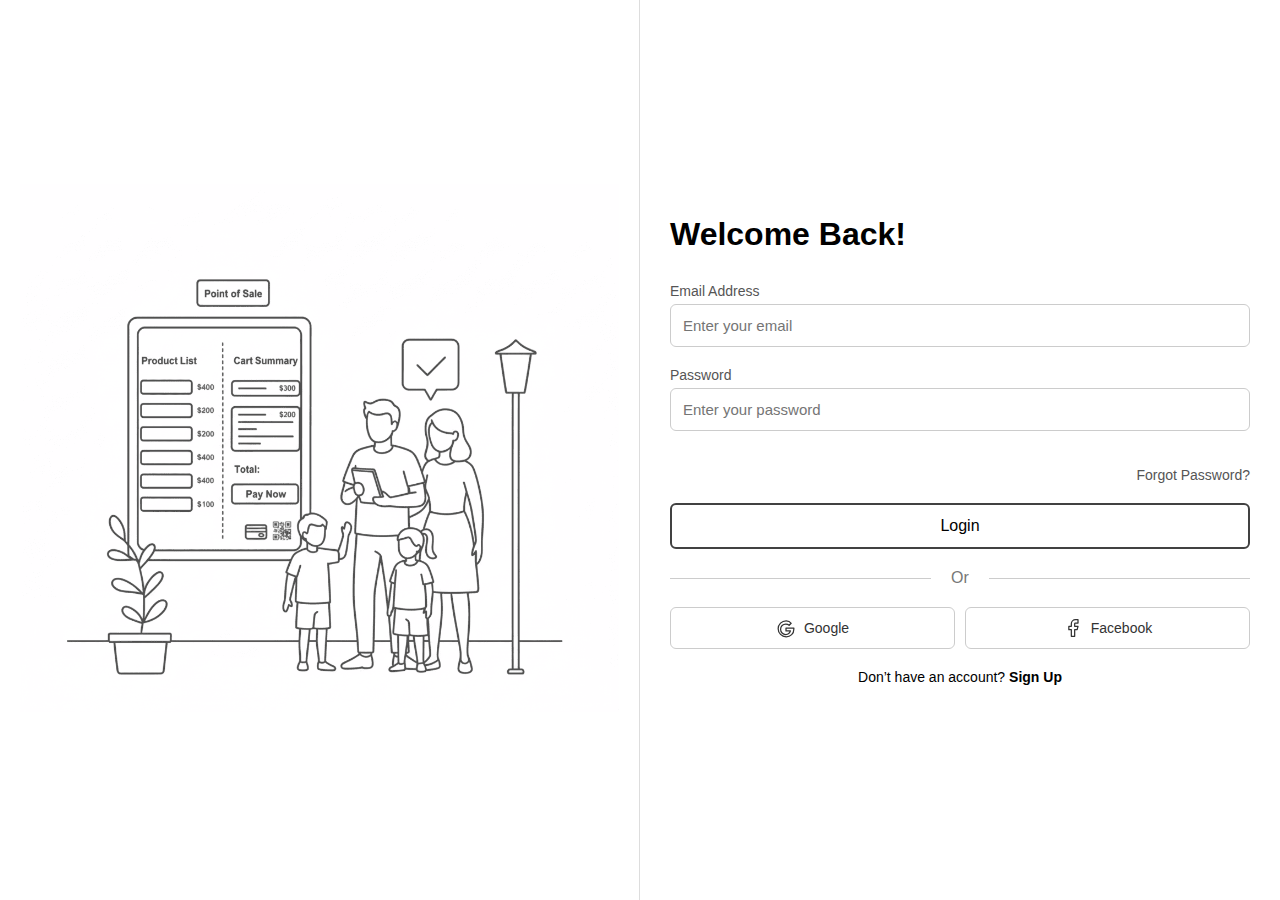
<file: index.html>
<!DOCTYPE html>
<html lang="en">
<head>
    <meta charset="UTF-8">
    <meta name="viewport" content="width=device-width, initial-scale=1.0">
    <title>Login Page</title>
    <link rel="stylesheet" href="css/style.css">
</head>
<body>

<div class="container">
    <div class="left">
        <div class="illustration">
            <img src="assets/IllustrarionApp.png" alt="illustration">
        </div>
    </div>

    <div class="right">
        <h1>Welcome Back!</h1>

        <form>
            <div class="input-group">
                <label>Email Address</label>
                <input type="email" placeholder="Enter your email">
            </div>

            <div class="input-group">
                <label>Password</label>
                <input type="password" placeholder="Enter your password">
            </div>

            <div class="form-error" id="login-error"></div>

            <a href="#" class="forgot">Forgot Password?</a>

            <button type="button" class="btn-login">Login</button>

            <div class="separator">
                <span>Or</span>
            </div>

            <div class="social-login">
                <button class="google">
                    <svg viewBox="0 0 24 24" fill="none" stroke="currentColor" stroke-width="1.5" stroke-linecap="round" stroke-linejoin="round">
                        <path d="M21.5 12.2H12v3.3h5.3c-.7 2.5-2.8 4.3-5.6 4.3-3.4 0-6.2-2.8-6.2-6.3s2.8-6.3 6.2-6.3c1.6 0 3 .5 4.1 1.5l2.4-2.4C16.7 4.1 14.6 3.3 12.2 3.3 6.9 3.3 2.6 7.6 2.6 12.9s4.3 9.6 9.6 9.6c5.3 0 9.2-3.7 9.2-9.1 0-.5-.1-1.1-.1-1.2z"/>
                    </svg>
                    Google
                </button>
                <button class="facebook">
                    <svg viewBox="0 0 24 24" fill="none" stroke="currentColor" stroke-width="1.5" stroke-linecap="round" stroke-linejoin="round">
                        <path d="M18 2h-3a5 5 0 0 0-5 5v3H7v4h3v8h4v-8h3l1-4h-4V7a1 1 0 0 1 1-1h3z"></path>
                    </svg>
                    Facebook
                </button>
            </div>

            <p class="signup">Don’t have an account? <a href="#">Sign Up</a></p>
        </form>
    </div>
</div>

</body>
<script defer src="js/script.js"></script>
</html>
</file>
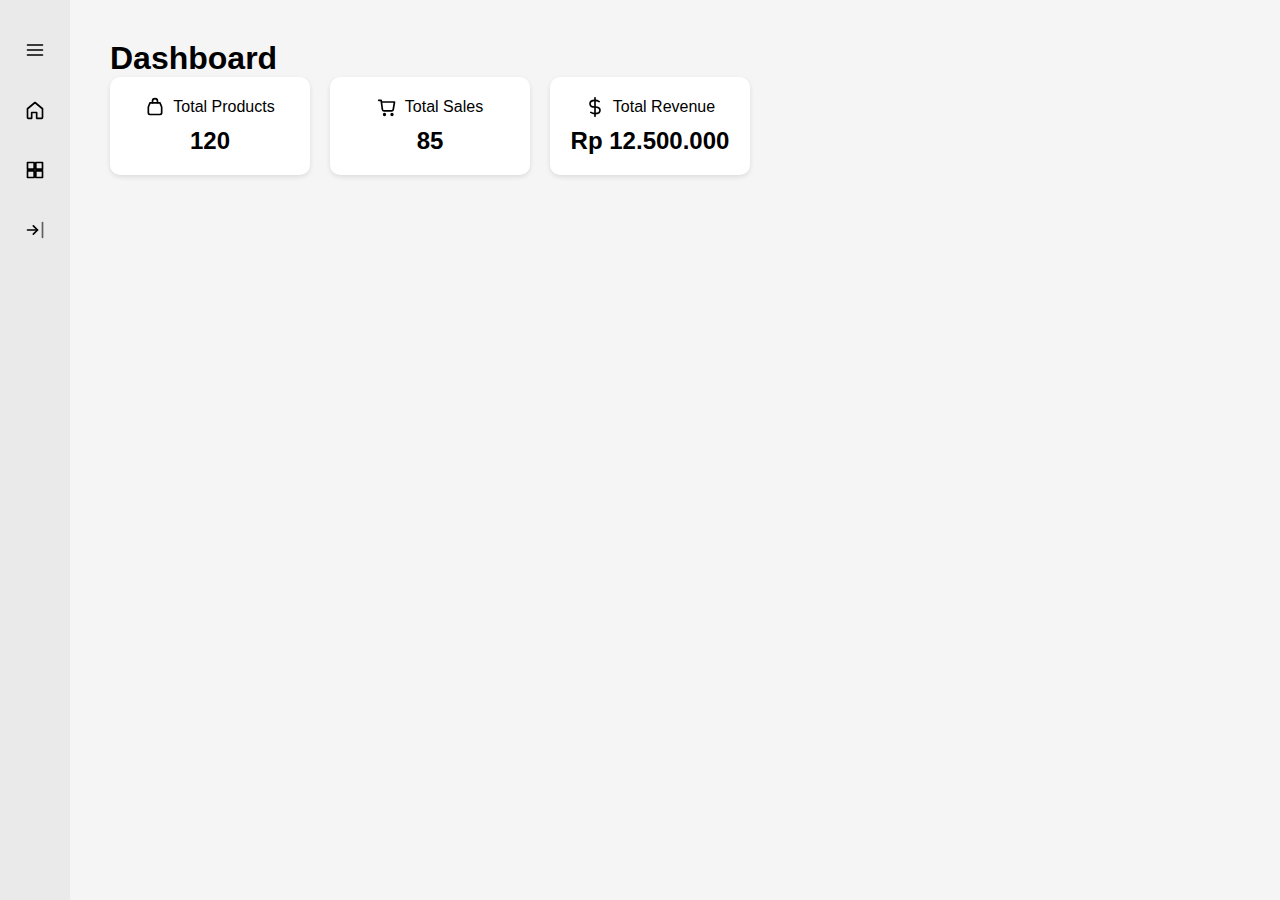
<file: dashboard.html>
<!DOCTYPE html>
<html lang="en">
<head>
  <meta charset="UTF-8" />
  <meta name="viewport" content="width=device-width, initial-scale=1.0" />
  <title>Dashboard</title>
  <link rel="stylesheet" href="css/style.css" />
 </head>
<body class="app">
  <div class="layout">
    <div class="sidebar" id="sidebar">
      <div class="icon sidebar-toggle">
        <svg viewBox="0 0 24 24" fill="none" stroke="currentColor" stroke-width="2" stroke-linecap="round" stroke-linejoin="round">
          <path d="M3 6h18M3 12h18M3 18h18" />
        </svg>
        <span>Collapse</span>
      </div>
      <a href="dashboard.html" class="icon">
        <svg viewBox="0 0 24 24" fill="none" stroke="currentColor" stroke-width="2" stroke-linecap="round" stroke-linejoin="round">
          <path d="M3 10.5 12 3l9 7.5V21a1 1 0 0 1-1 1h-6v-7h-6v7H4a1 1 0 0 1-1-1z" />
        </svg>
        <span>Home</span>
      </a>
      <a href="products.html" class="icon">
        <svg viewBox="0 0 24 24" fill="none" stroke="currentColor" stroke-width="2" stroke-linecap="round" stroke-linejoin="round">
          <path d="M3 3h8v8H3zM13 3h8v8h-8zM3 13h8v8H3zM13 13h8v8h-8z" />
        </svg>
        <span>Produk</span>
      </a>
      <div class="icon logout">
        <svg viewBox="0 0 24 24" fill="none" stroke="currentColor" stroke-width="2" stroke-linecap="round" stroke-linejoin="round">
          <path d="M10 17l5-5-5-5" />
          <path d="M15 12H3" />
          <path d="M21 3v18" opacity=".6" />
        </svg>
        <span>Logout</span>
      </div>
    </div>

    <div class="main">
      <h1>Dashboard</h1>
      <div class="cards">
        <div class="card">
          <div class="label">
            <svg viewBox="0 0 24 24" fill="none" stroke="currentColor" stroke-width="2" stroke-linecap="round" stroke-linejoin="round">
              <path d="M6 7h12l2 5v7a2 2 0 0 1-2 2H6a2 2 0 0 1-2-2v-7l2-5z" />
              <path d="M9 7V5a3 3 0 0 1 6 0v2" />
            </svg>
            <span>Total Products</span>
          </div>
          <div class="value">120</div>
        </div>
        <div class="card">
          <div class="label">
            <svg viewBox="0 0 24 24" fill="none" stroke="currentColor" stroke-width="2" stroke-linecap="round" stroke-linejoin="round">
              <path d="M6 6h15l-1.5 9a2 2 0 0 1-2 1.7H8.5a2 2 0 0 1-2-1.6L5 4H2" />
              <circle cx="9" cy="21" r="1" />
              <circle cx="18" cy="21" r="1" />
            </svg>
            <span>Total Sales</span>
          </div>
          <div class="value">85</div>
        </div>
        <div class="card">
          <div class="label">
            <svg viewBox="0 0 24 24" fill="none" stroke="currentColor" stroke-width="2" stroke-linecap="round" stroke-linejoin="round">
              <path d="M12 1v22" />
              <path d="M17 5.5C15.5 4.5 14 4 12 4 8 4 6 6 6 8s2 4 6 4 6 2 6 4-2 4-6 4c-2 0-3.5-.5-5-1.5" />
            </svg>
            <span>Total Revenue</span>
          </div>
          <div class="value">Rp 12.500.000</div>
        </div>
      </div>
    </div>
  </div>

  <script defer src="js/script.js"></script>
</body>
</html>
</file>
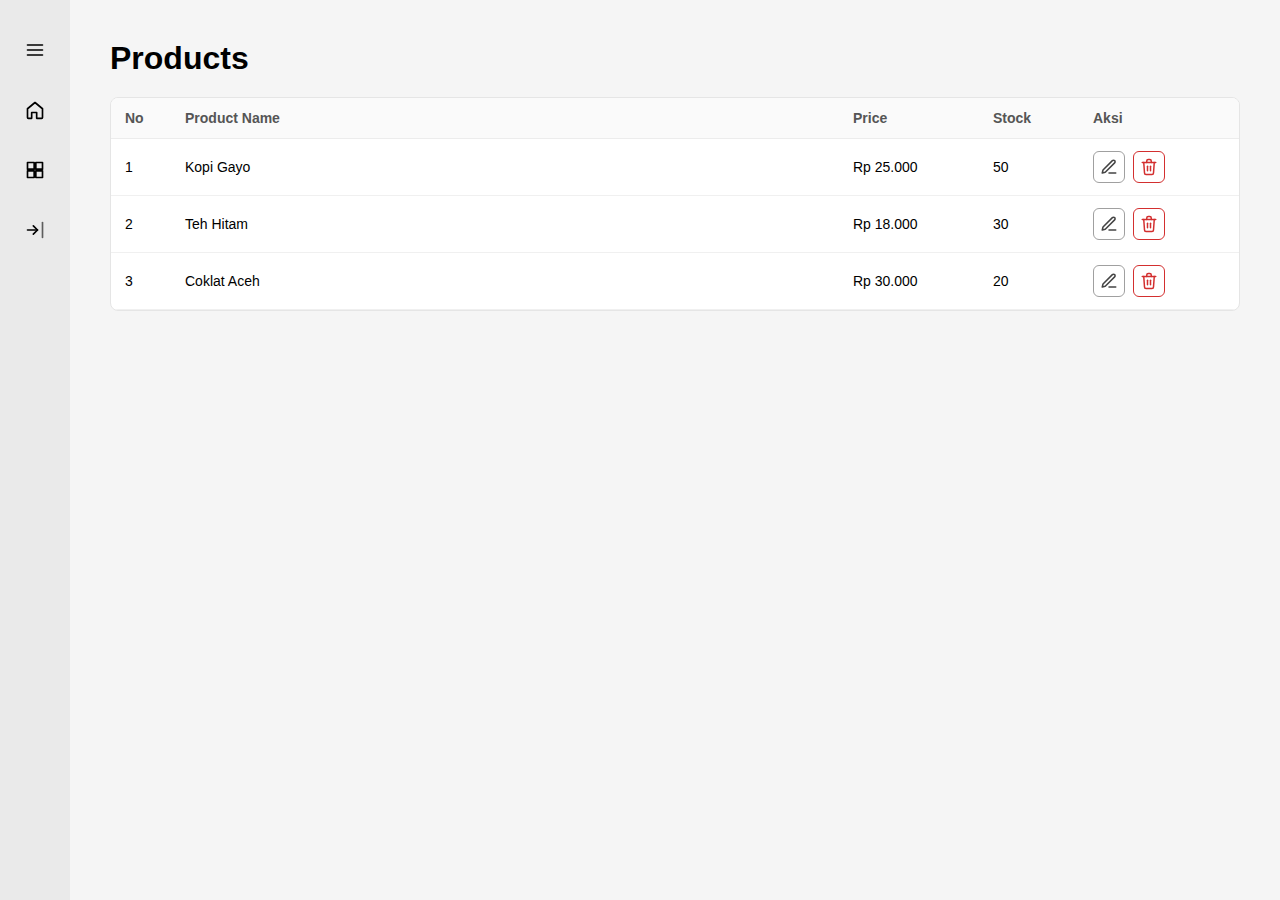
<file: products.html>
<!DOCTYPE html>
<html lang="en">
<head>
  <meta charset="UTF-8" />
  <meta name="viewport" content="width=device-width, initial-scale=1.0" />
  <title>Products</title>
  <link rel="stylesheet" href="css/style.css" />
</head>
<body class="app">
  <div class="layout">
    <div class="sidebar" id="sidebar">
      <div class="icon sidebar-toggle">
        <svg viewBox="0 0 24 24" fill="none" stroke="currentColor" stroke-width="2" stroke-linecap="round" stroke-linejoin="round">
          <path d="M3 6h18M3 12h18M3 18h18" />
        </svg>
        <span>Collapse</span>
      </div>
      <a href="dashboard.html" class="icon" title="Home">
        <svg viewBox="0 0 24 24" fill="none" stroke="currentColor" stroke-width="2" stroke-linecap="round" stroke-linejoin="round">
          <path d="M3 10.5 12 3l9 7.5V21a1 1 0 0 1-1 1h-6v-7h-6v7H4a1 1 0 0 1-1-1z" />
        </svg>
        <span>Home</span>
      </a>
      <a href="products.html" class="icon" title="Produk">
        <svg viewBox="0 0 24 24" fill="none" stroke="currentColor" stroke-width="2" stroke-linecap="round" stroke-linejoin="round">
          <path d="M3 3h8v8H3zM13 3h8v8h-8zM3 13h8v8H3zM13 13h8v8h-8z" />
        </svg>
        <span>Produk</span>
      </a>
      <div class="icon logout">
        <svg viewBox="0 0 24 24" fill="none" stroke="currentColor" stroke-width="2" stroke-linecap="round" stroke-linejoin="round">
          <path d="M10 17l5-5-5-5" />
          <path d="M15 12H3" />
          <path d="M21 3v18" opacity=".6" />
        </svg>
        <span>Logout</span>
      </div>
    </div>

    <div class="main">
      <h1>Products</h1>
      <div class="table-wrap">
        <table>
          <thead>
            <tr>
              <th class="col-no">No</th>
              <th>Product Name</th>
              <th class="col-price">Price</th>
              <th class="col-stock">Stock</th>
              <th class="col-aksi">Aksi</th>
            </tr>
          </thead>
          <tbody id="productBody"></tbody>
        </table>
      </div>
      </div>
    </div>
  </div>
  <script defer src="js/script.js"></script>
</body>
</html>
</file>
<file: css/style.css>
* {
    margin: 0;
    padding: 0;
    box-sizing: border-box;
    font-family: Arial, sans-serif;
}

.app { background: #f5f5f5; }

.layout { display: flex; }

.sidebar {
  width: 70px;
  background: #eaeaea;
  height: 100vh;
  display: flex;
  flex-direction: column;
  align-items: center;
  padding-top: 20px;
  transition: width 0.3s;
}
.sidebar.open { width: 200px; align-items: flex-start; padding-left: 20px; }
.sidebar .icon { margin: 20px 0; cursor: pointer; display: flex; align-items: center; gap: 10px; font-size: 18px; }
.sidebar .icon span { display: none; }
.sidebar.open .icon span { display: inline; }
.sidebar .icon svg { width: 20px; height: 20px; stroke: currentColor; }
.sidebar a.icon { text-decoration: none; color: inherit; }

.main { flex: 1; padding: 40px; }

.cards { display: flex; gap: 20px; }
.card { background: white; border-radius: 10px; padding: 20px; width: 200px; box-shadow: 0 2px 5px rgba(0,0,0,0.1); text-align: center; }
.card .value { font-size: 24px; margin-top: 10px; font-weight: bold; }
.card .label { display: flex; align-items: center; justify-content: center; gap: 8px; }
.card .label svg { width: 20px; height: 20px; stroke: currentColor; }

.table-wrap { background:#fff; border:1px solid #e5e5e5; border-radius: 8px; overflow:auto; margin-top: 20px; }
table { width:100%; border-collapse: collapse; min-width: 640px; }
thead th { text-align: left; font-size: 14px; color: #555; padding:12px 14px; background:#fafafa; border-bottom:1px solid #ececec; }
tbody td { padding: 12px 14px; border-bottom:1px solid #f0f0f0; font-size: 14px; }
tbody tr:hover { background:#fcfcfc; }
.actions { display:flex; gap:8px; }
.col-no { width: 60px; }
.col-price { width: 140px; }
.col-stock { width: 100px; }
.col-aksi { width: 160px; }

.btn { padding:6px 10px; font-size: 13px; border:1px solid #d0d0d0; background:#fff; border-radius:6px; cursor:pointer; }
.btn.edit { border-color:#a0a0a0; }
.btn.delete { border-color:#d32f2f; color:#d32f2f; }
.icon-btn { display:inline-flex; align-items:center; justify-content:center; width:32px; height:32px; border:1px solid #d0d0d0; background:#fff; border-radius:6px; cursor:pointer; }
.icon-btn svg { width:18px; height:18px; stroke: currentColor; }
.icon-btn.edit { color:#444; border-color:#a0a0a0; }
.icon-btn.delete { color:#d32f2f; border-color:#d32f2f; }

body {
    background: #fff;
    min-height: 100vh;
}

.container {
    display: flex;
    min-height: 100vh;
    flex-direction: row;
    flex-wrap: wrap;
}

.left {
    width: 50%;
    display: flex;
    justify-content: center;
    align-items: center;
    border-right: 1px solid #ddd;
    padding: 20px;
}

.left img {
    max-width: 100%;
    height: auto;
    max-height: 80vh;
    opacity: 0.7;
    object-fit: contain;
}

.right {
    width: 50%;
    padding: 30px;
    display: flex;
    flex-direction: column;
    justify-content: center;
}

.right h1 {
    margin-bottom: 30px;
}

.input-group {
    display: flex;
    flex-direction: column;
    margin-bottom: 20px;
}

.input-group label {
    margin-bottom: 5px;
    font-size: 14px;
    color: #555;
}

.input-group input {
    padding: 12px;
    border: 1px solid #ccc;
    border-radius: 6px;
    font-size: 15px;
}

.form-error {
    color: #d32f2f;
    font-size: 13px;
    margin: 8px 0 10px;
    min-height: 16px;
}

.forgot {
    text-align: right;
    display: block;
    font-size: 14px;
    margin-top: -10px;
    margin-bottom: 20px;
    color: #555;
    text-decoration: none;
}

.btn-login {
    width: 100%;
    padding: 12px;
    background: transparent;
    color: black;
    border: 2px solid #414141ff;
    border-radius: 6px;
    font-size: 16px;
    cursor: pointer;
}

.separator {
    text-align: center; 
    margin: 20px 0;
    position: relative;
}

.separator span {
    background: white;
    padding: 0 10px;
    color: #777;
}

.separator:before,
.separator:after {
    content: "";
    position: absolute;
    top: 50%;
    width: 45%;
    height: 1px;
    background: #ccc;
}

.separator:before {
    left: 0;
}

.separator:after {
    right: 0;
}

.social-login {
    display: flex;
    gap: 10px;
}

.social-login button {
    flex: 1;
    padding: 10px;
    border-radius: 6px;
    border: 1px solid #ccc;
    cursor: pointer;
    background: white;
    display: flex;
    align-items: center;
    justify-content: center;
    gap: 8px;
    font-size: 14px;
    color: #333;
}

.social-login button svg {
    width: 20px;
    height: 20px;
    flex-shrink: 0;
}

.signup {
    text-align: center;
    margin-top: 20px;
    font-size: 14px;
}

.signup a {
    text-decoration: none;
    font-weight: bold;
    color: black;
}

/* Responsive Design */
@media screen and (max-width: 1024px) {
    .left,
    .right {
        padding: 20px;
    }
}

@media screen and (max-width: 768px) {
    .container {
        flex-direction: column;
        height: auto;
    }

    .left,
    .right {
        width: 100%;
        padding: 30px 20px;
    }

    .left {
        border-right: none;
        border-bottom: 1px solid #ddd;
        padding: 40px 20px;
    }

    .left img {
        max-height: 300px;
    }

    .right {
        padding: 40px 20px;
    }
}

@media screen and (max-width: 480px) {
    .right {
        padding: 30px 15px;
    }

    .social-login {
        flex-direction: column;
    }

    .social-login button {
        width: 100%;
        margin-bottom: 10px;
    }

    .social-login button:last-child {
        margin-bottom: 0;
    }
}
</file>
